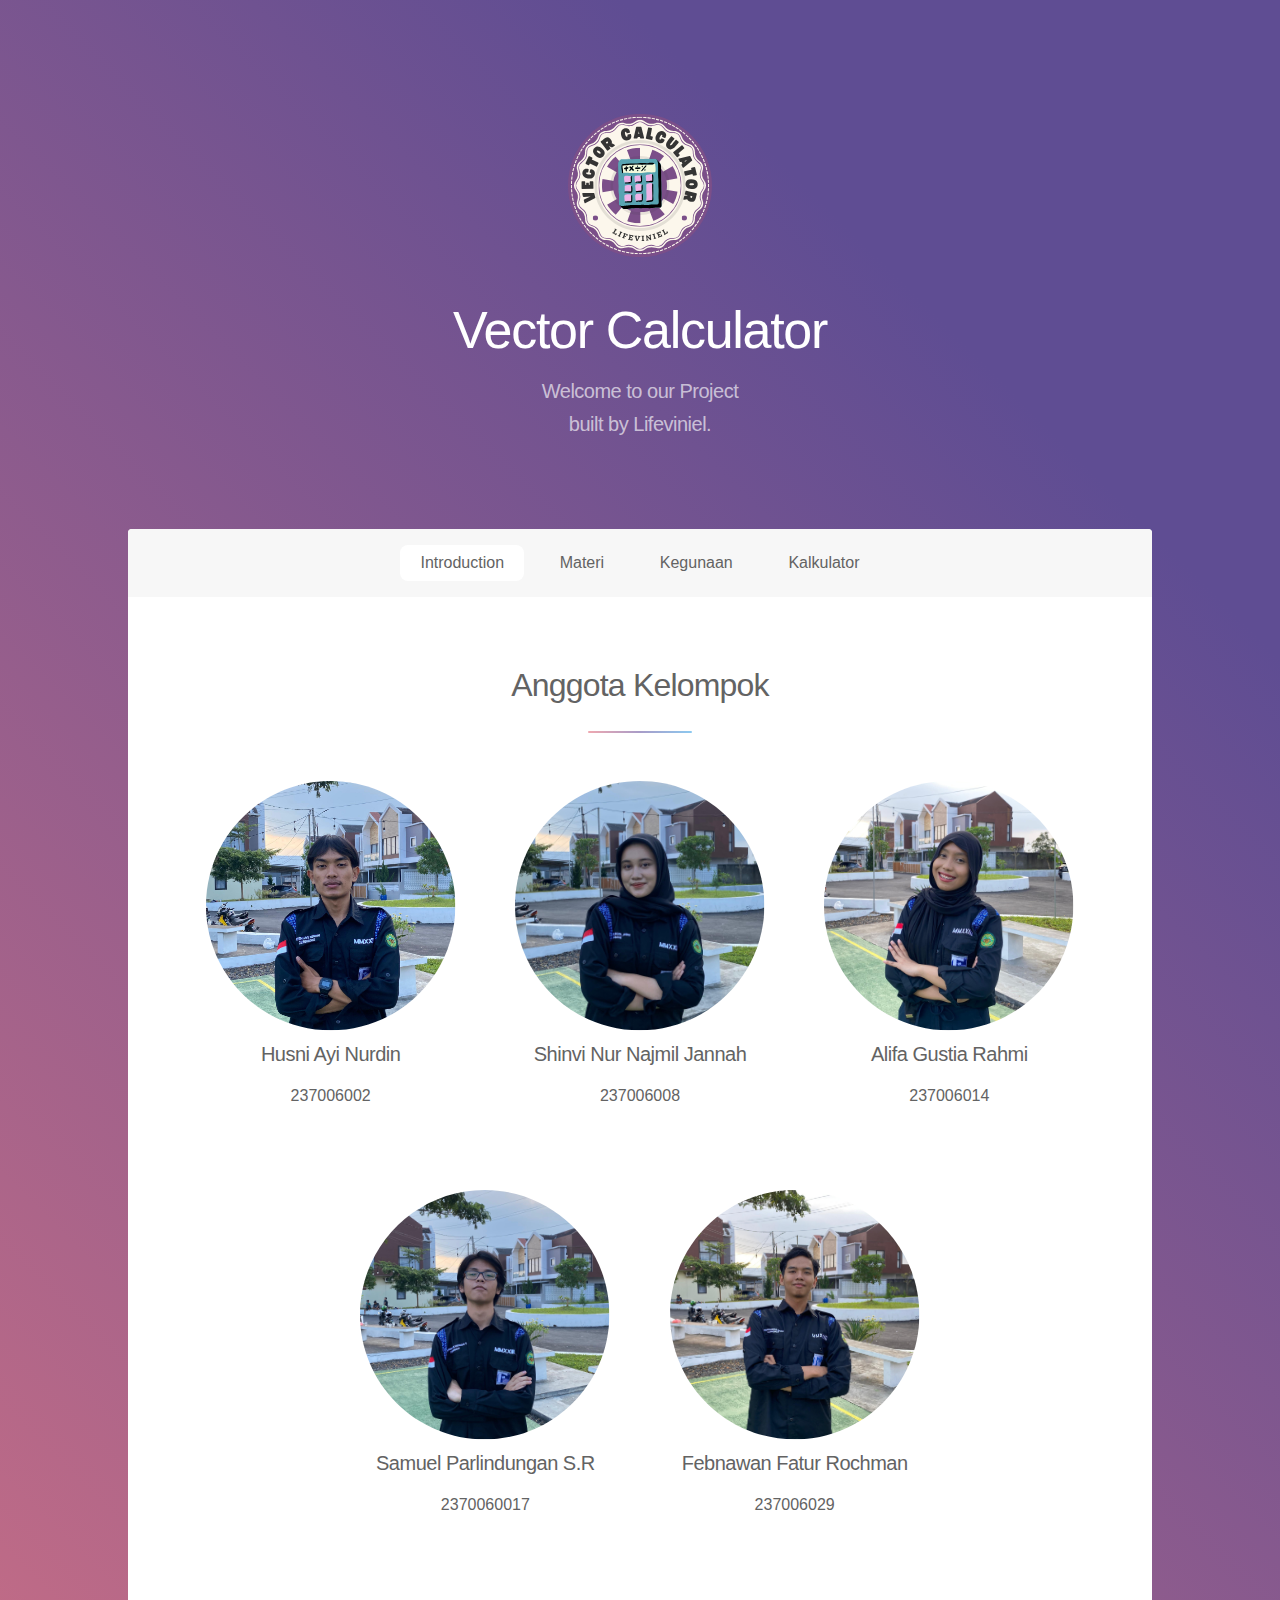
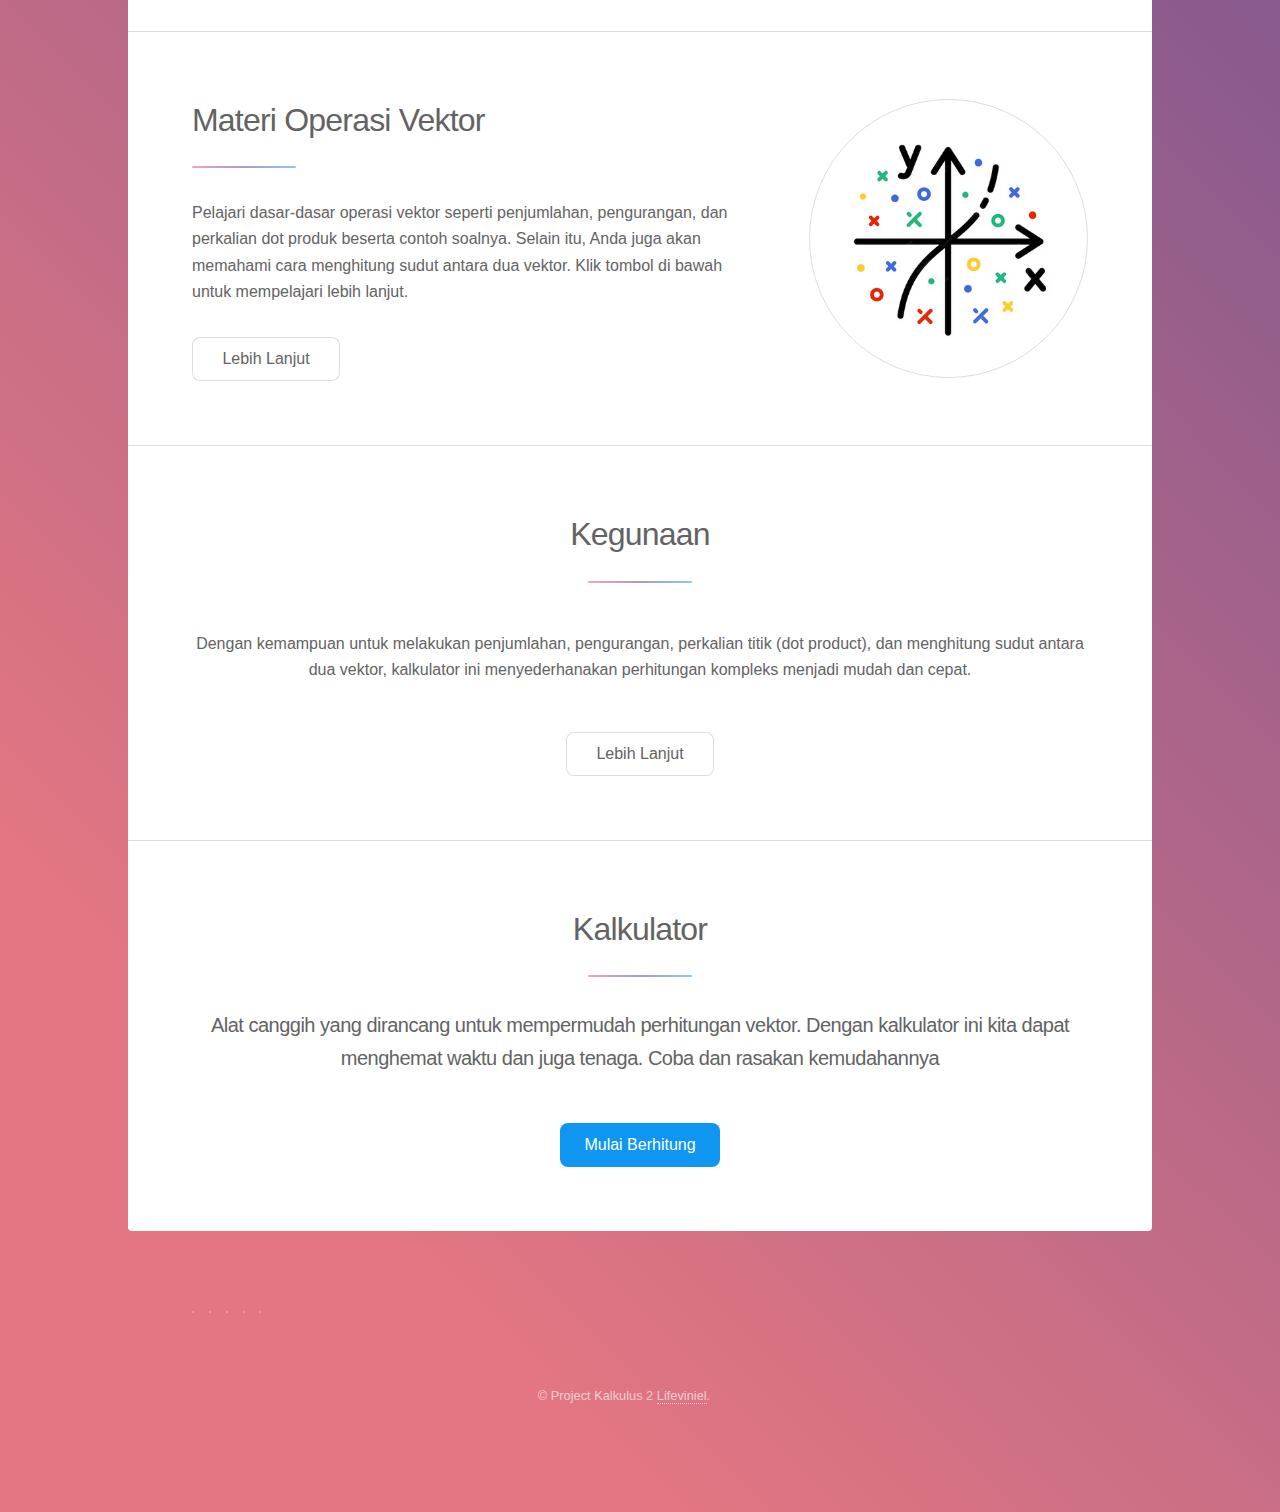
<file: index.html>
<!DOCTYPE HTML>

<html>
	<head>
		<title>Kalkulator Vektor</title>
		<meta charset="utf-8" />
		<meta name="viewport" content="width=device-width, initial-scale=1, user-scalable=no" />
		<link rel="stylesheet" href="assets/css/main.css" />
		<noscript><link rel="stylesheet" href="assets/css/noscript.css" /></noscript>
		<!-- googlefonts -->
		<link rel="preconnect" href="https://fonts.googleapis.com">
		<link rel="preconnect" href="https://fonts.gstatic.com" crossorigin>
		<link href="https://fonts.googleapis.com/css2?family=Quicksand:wght@300..700&display=swap" rel="stylesheet">

	</head>
	<body class="is-preload">

		<!-- Wrapper -->
			<div id="wrapper">

				<!-- Header -->
					<header id="header" class="alt">
						<span class="logo"><img src="images/logos.svg" alt="" /></span>
						<h1>Vector Calculator</h1>
						<p>Welcome to our Project<br />
						built by Lifeviniel.</p>
					</header>

				<!-- Nav -->
					<nav id="nav">
						<ul>
							<li><a href="#first" class="active">Introduction</a></li>
							<li><a href="#intro">Materi</a></li>
							<li><a href="#second">Kegunaan</a></li>
							<li><a href="#cta">Kalkulator</a></li>
						</ul>
					</nav>

				<!-- Main -->
					<div id="main">

						<!-- Perkenalan -->
							<section id="first" class="main special">
								<header class="major">
									<h2>Anggota Kelompok</h2>
								</header>
								<ul class="features">
									<li>
										<span class="image" class="foto_profil">
											<img src="images/husni.svg" alt="" />
											<h3>Husni Ayi Nurdin</h3>
											<p>237006002</p>
										</span>
									</li>
									<li>
										<span class="image" class="foto_profil">
											<img src="images/shinvi.svg" alt="" />
											<h3>Shinvi Nur Najmil Jannah</h3>
											<p>237006008</p>
										</span>
									</li>
									<li>
										<span class="image" class="foto_profil">
											<img src="images/alifa.svg" alt="" />
											<h3>Alifa Gustia Rahmi</h3>
											<p>237006014</p>
										</span>
									</li>
									<li>
										<span class="image" class="foto_profil">
											<img src="images/samuel.svg" alt="" />
											<h3>Samuel Parlindungan S.R</h3>
											<p>2370060017</p>
										</span>
									</li>
									<li>
										<span class="image" class="foto_profil">
											<img src="images/febnawan.svg" alt="" />
											<h3>Febnawan Fatur Rochman</h3>
											<p>237006029</p>
										</span>
									</li>
								</ul>
							</section>

						<!-- Materi-->
							<section id="intro" class="main">
								<div class="spotlight">
									<div class="content">
										<header class="major">
											<h2>Materi Operasi Vektor</h2>
										</header>
										<p>Pelajari dasar-dasar operasi vektor seperti penjumlahan, pengurangan, dan perkalian dot produk beserta contoh soalnya. Selain itu, Anda juga akan memahami cara menghitung sudut antara dua vektor. Klik tombol di bawah untuk mempelajari lebih lanjut.</p>
										<ul class="actions">
											<li><a href="materi.html#materi" class="button">Lebih Lanjut</a></li>
										</ul>
									</div>
									<span class="image"><img src="images/materi.svg" alt="" /></span>
								</div>
							</section>

							

						

						<!-- Kegunaan -->
							<section id="second" class="main special">
								<header class="major">
									<h2>Kegunaan</h2>
								</header>
								<p>Dengan kemampuan untuk melakukan penjumlahan, pengurangan, perkalian titik (dot product), dan menghitung sudut antara dua vektor, kalkulator ini menyederhanakan perhitungan kompleks menjadi mudah dan cepat.</p>
								<footer class="major">
									<ul class="actions special">
										<li><a href="kegunaan.html" class="button">Lebih Lanjut</a></li>
									</ul>
								</footer>
							</section>

						<!-- Kalkulator -->
							<section id="cta" class="main special">
								<header class="major">
									<h2>Kalkulator</h2>
									<p>Alat canggih yang dirancang untuk mempermudah perhitungan vektor. Dengan kalkulator ini kita dapat menghemat waktu dan juga tenaga. Coba dan rasakan kemudahannya </p>
								</header>
								<footer class="major">
									<ul class="actions special">
										<li><a href="kalkulator.html" class="button primary">Mulai Berhitung</a></li>
									</ul>
								</footer>
							</section>

					</div>

				<!-- Footer -->
					<footer id="footer">
						
							
							</dl>
							<ul class="icons">
								<li><a href="#" class="icon brands fa-twitter alt"><span class="label">Twitter</span></a></li>
								<li><a href="#" class="icon brands fa-facebook-f alt"><span class="label">Facebook</span></a></li>
								<li><a href="#" class="icon brands fa-instagram alt"><span class="label">Instagram</span></a></li>
								<li><a href="#" class="icon brands fa-github alt"><span class="label">GitHub</span></a></li>
								<li><a href="#" class="icon brands fa-dribbble alt"><span class="label">Dribbble</span></a></li>
							</ul>
						</section>
						<p class="copyright">&copy; Project Kalkulus 2 <a href="#">Lifeviniel</a>.</p>
					</footer>

			</div>

		<!-- Scripts -->
			<script src="assets/js/jquery.min.js"></script>
			<script src="assets/js/jquery.scrollex.min.js"></script>
			<script src="assets/js/jquery.scrolly.min.js"></script>
			<script src="assets/js/browser.min.js"></script>
			<script src="assets/js/breakpoints.min.js"></script>
			<script src="assets/js/util.js"></script>
			<script src="assets/js/main.js"></script>

	</body>
</html>
</file>
<file: assets/css/noscript.css>
/*
	Stellar by HTML5 UP
	html5up.net | @ajlkn
	Free for personal and commercial use under the CCA 3.0 license (html5up.net/license)
*/

/* Header */

	body.is-preload #header.alt > * {
		opacity: 1;
	}

	body.is-preload #header.alt .logo {
		-moz-transform: none;
		-webkit-transform: none;
		-ms-transform: none;
		transform: none;
	}
</file>
<file: assets/css/main.css>
/* @import url(fontawesome-all.min.css); */
/* @import 'https://fonts.googleapis.com/css?family=Source+Sans+Pro:300,400'; */

html, body, div, span, applet, object,
iframe, h1, h2, h3, h4, h5, h6, p, blockquote,
pre, a, abbr, acronym, address, big, cite,
code, del, dfn, em, img, ins, kbd, q, s, samp,
small, strike, strong, sub, sup, tt, var, b,
u, i, center, dl, dt, dd, ol, ul, li, fieldset,
form, label, legend, table, caption, tbody,
tfoot, thead, tr, th, td, article, aside,
canvas, details, embed, figure, figcaption,
footer, header, hgroup, menu, nav, output, ruby,
section, summary, time, mark, audio, video {
	margin: 0;
	padding: 0;
	border: 0;
	font-size: 100%;
	font: inherit;
	vertical-align: baseline;}

article, aside, details, figcaption, figure,
footer, header, hgroup, menu, nav, section {
	display: block;}

body {
	
	font-family: 'Quicksand', sans-serif;
}

nav a:hover {
	font-weight: bold;
}
body {
	line-height: 1;
}

ol, ul {
	list-style: none;
}

blockquote, q {
	quotes: none;
}

	blockquote:before, blockquote:after, q:before, q:after {
		content: '';
		content: none;
	}

table {
	border-collapse: collapse;
	border-spacing: 0;
}

body {
	-webkit-text-size-adjust: none;
}

mark {
	background-color: transparent;
	color: inherit;
}

input::-moz-focus-inner {
	border: 0;
	padding: 0;
}

input, select, textarea {
	-moz-appearance: none;
	-webkit-appearance: none;
	-ms-appearance: none;
	appearance: none;
}

/* Basic */

	@-ms-viewport {
		width: device-width;
	}

	body {
		-ms-overflow-style: scrollbar;
	}

	@media screen and (max-width: 480px) {

		html, body {
			min-width: 320px;
		}

	}

	html {
		box-sizing: border-box;
	}

	*, *:before, *:after {
		box-sizing: inherit;
	}

	body {
		background-color: #0f040e;
		background-image: url("images/overlay.png"), -moz-linear-gradient(45deg, #e37682 15%, #5f4d93 85%);
		background-image: url("images/overlay.png"), -webkit-linear-gradient(45deg, #e37682 15%, #5f4d93 85%);
		background-image: url("images/overlay.png"), -ms-linear-gradient(45deg, #e37682 15%, #5f4d93 85%);
		background-image: url("images/overlay.png"), linear-gradient(45deg, #e37682 15%, #5f4d93 85%);
	}

		body.is-preload *, body.is-preload *:before, body.is-preload *:after {
			-moz-animation: none !important;
			-webkit-animation: none !important;
			-ms-animation: none !important;
			animation: none !important;
			-moz-transition: none !important;
			-webkit-transition: none !important;
			-ms-transition: none !important;
			transition: none !important;
		}

/* Type */

	body {
		background-color: #935d8c;
		color: rgba(255, 255, 255, 0.65);
	}

	body, input, select, textarea {
		font-family: "Source Sans Pro", Helvetica, sans-serif;
		font-size: 17pt;
		font-weight: 300;
		line-height: 1.65;
	}

		@media screen and (max-width: 1680px) {

			body, input, select, textarea {
				font-size: 14pt;
			}

		}

		@media screen and (max-width: 1280px) {

			body, input, select, textarea {
				font-size: 12pt;
			}

		}

		@media screen and (max-width: 360px) {

			body, input, select, textarea {
				font-size: 11pt;
			}

		}

	a {
		-moz-transition: color 0.2s ease, border-bottom 0.2s ease;
		-webkit-transition: color 0.2s ease, border-bottom 0.2s ease;
		-ms-transition: color 0.2s ease, border-bottom 0.2s ease;
		transition: color 0.2s ease, border-bottom 0.2s ease;
		text-decoration: none;
		border-bottom: dotted 1px;
		color: inherit;
	}

		a:hover {
			border-bottom-color: transparenred;
		}

	strong, b {
		font-weight: 400;
	}

	em, i {
		font-style: italic;
	}

	p {
		margin: 0 0 2em 0;
	}

		p.content {
			-moz-columns: 20em 2;
			-webkit-columns: 20em 2;
			-ms-columns: 20em 2;
			columns: 20em 2;
			-moz-column-gap: 2em;
			-webkit-column-gap: 2em;
			-ms-column-gap: 2em;
			column-gap: 2em;
			text-align: justify;
		}

	h1, h2, h3, h4, h5, h6 {
		font-weight: 300;
		line-height: 1.5;
		margin: 0 0 0.7em 0;
		letter-spacing: -0.025em;
	}

		h1 a, h2 a, h3 a, h4 a, h5 a, h6 a {
			color: inherit;
			text-decoration: none;
		}

	h1 {
		font-size: 2.5em;
		line-height: 1.2;
	}

	h2 {
		font-size: 1.5em;
	}

	h3 {
		font-size: 1.25em;
	}

	h4 {
		font-size: 1.1em;
	}

	h5 {
		font-size: 0.9em;
	}

	h6 {
		font-size: 0.7em;
	}

	@media screen and (max-width: 736px) {

		h1 {
			font-size: 2em;
		}

	}

	sub {
		font-size: 0.8em;
		position: relative;
		top: 0.5em;
	}

	sup {
		font-size: 0.8em;
		position: relative;
		top: -0.5em;
	}

	blockquote {
		border-left: solid 4px;
		font-style: italic;
		margin: 0 0 2em 0;
		padding: 0.5em 0 0.5em 2em;
	}

	code {
		border-radius: 8px;
		border: solid 1px;
		font-family: "Courier New", monospace;
		font-size: 0.9em;
		margin: 0 0.25em;
		padding: 0.25em 0.65em;
	}

	pre {
		-webkit-overflow-scrolling: touch;
		font-family: "Courier New", monospace;
		font-size: 0.9em;
		margin: 0 0 2em 0;
	}

		pre code {
			display: block;
			line-height: 1.75;
			padding: 1em 1.5em;
			overflow-x: auto;
		}

	hr {
		border: 0;
		border-bottom: solid 1px;
		margin: 2em 0;
	}

		hr.major {
			margin: 3em 0;
		}

	.align-left {
		text-align: left;
	}

	.align-center {
		text-align: center;
	}

	.align-right {
		text-align: right;
	}

	input, select, textarea {
		color: #ffffff;
	}

	a:hover {
		color: #ffffff;
	}

	strong, b {
		color: #ffffff;
	}

	h1, h2, h3, h4, h5, h6 {
		color: #ffffff;
	}

	blockquote {
		border-left-color: rgba(255, 255, 255, 0.35);
	}

	code {
		background: rgba(255, 255, 255, 0.075);
		border-color: rgba(255, 255, 255, 0.35);
	}

	hr {
		border-bottom-color: rgba(255, 255, 255, 0.35);
	}

/* Row */

	.row {
		display: flex;
		flex-wrap: wrap;
		box-sizing: border-box;
		align-items: stretch;
	}

		.row > * {
			box-sizing: border-box;
		}

		.row.gtr-uniform > * > :last-child {
			margin-bottom: 0;
		}

		.row.aln-left {
			justify-content: flex-start;
		}

		.row.aln-center {
			justify-content: center;
		}

		.row.aln-right {
			justify-content: flex-end;
		}

		.row.aln-top {
			align-items: flex-start;
		}

		.row.aln-middle {
			align-items: center;
		}

		.row.aln-bottom {
			align-items: flex-end;
		}

		.row > .imp {
			order: -1;
		}

		.row > .col-1 {
			width: 8.33333%;
		}

		.row > .off-1 {
			margin-left: 8.33333%;
		}

		.row > .col-2 {
			width: 16.66667%;
		}

		.row > .off-2 {
			margin-left: 16.66667%;
		}

		.row > .col-3 {
			width: 25%;
		}

		.row > .off-3 {
			margin-left: 25%;
		}

		.row > .col-4 {
			width: 33.33333%;
		}

		.row > .off-4 {
			margin-left: 33.33333%;
		}

		.row > .col-5 {
			width: 41.66667%;
		}

		.row > .off-5 {
			margin-left: 41.66667%;
		}

		.row > .col-6 {
			width: 50%;
		}

		.row > .off-6 {
			margin-left: 50%;
		}

		.row > .col-7 {
			width: 58.33333%;
		}

		.row > .off-7 {
			margin-left: 58.33333%;
		}

		.row > .col-8 {
			width: 66.66667%;
		}

		.row > .off-8 {
			margin-left: 66.66667%;
		}

		.row > .col-9 {
			width: 75%;
		}

		.row > .off-9 {
			margin-left: 75%;
		}

		.row > .col-10 {
			width: 83.33333%;
		}

		.row > .off-10 {
			margin-left: 83.33333%;
		}

		.row > .col-11 {
			width: 91.66667%;
		}

		.row > .off-11 {
			margin-left: 91.66667%;
		}

		.row > .col-12 {
			width: 100%;
		}

		.row > .off-12 {
			margin-left: 100%;
		}

		.row.gtr-0 {
			margin-top: 0;
			margin-left: 0em;
		}

			.row.gtr-0 > * {
				padding: 0 0 0 0em;
			}

			.row.gtr-0.gtr-uniform {
				margin-top: 0em;
			}

				.row.gtr-0.gtr-uniform > * {
					padding-top: 0em;
				}

		.row.gtr-25 {
			margin-top: 0;
			margin-left: -0.375em;
		}

			.row.gtr-25 > * {
				padding: 0 0 0 0.375em;
			}

			.row.gtr-25.gtr-uniform {
				margin-top: -0.375em;
			}

				.row.gtr-25.gtr-uniform > * {
					padding-top: 0.375em;
				}

		.row.gtr-50 {
			margin-top: 0;
			margin-left: -0.75em;
		}

			.row.gtr-50 > * {
				padding: 0 0 0 0.75em;
			}

			.row.gtr-50.gtr-uniform {
				margin-top: -0.75em;
			}

				.row.gtr-50.gtr-uniform > * {
					padding-top: 0.75em;
				}

		.row {
			margin-top: 0;
			margin-left: -1.5em;
		}

			.row > * {
				padding: 0 0 0 1.5em;
			}

			.row.gtr-uniform {
				margin-top: -1.5em;
			}

				.row.gtr-uniform > * {
					padding-top: 1.5em;
				}

		.row.gtr-150 {
			margin-top: 0;
			margin-left: -2.25em;
		}

			.row.gtr-150 > * {
				padding: 0 0 0 2.25em;
			}

			.row.gtr-150.gtr-uniform {
				margin-top: -2.25em;
			}

				.row.gtr-150.gtr-uniform > * {
					padding-top: 2.25em;
				}

		.row.gtr-200 {
			margin-top: 0;
			margin-left: -3em;
		}

			.row.gtr-200 > * {
				padding: 0 0 0 3em;
			}

			.row.gtr-200.gtr-uniform {
				margin-top: -3em;
			}

				.row.gtr-200.gtr-uniform > * {
					padding-top: 3em;
				}

		@media screen and (max-width: 1680px) {

			.row {
				display: flex;
				flex-wrap: wrap;
				box-sizing: border-box;
				align-items: stretch;
			}

				.row > * {
					box-sizing: border-box;
				}

				.row.gtr-uniform > * > :last-child {
					margin-bottom: 0;
				}

				.row.aln-left {
					justify-content: flex-start;
				}

				.row.aln-center {
					justify-content: center;
				}

				.row.aln-right {
					justify-content: flex-end;
				}

				.row.aln-top {
					align-items: flex-start;
				}

				.row.aln-middle {
					align-items: center;
				}

				.row.aln-bottom {
					align-items: flex-end;
				}

				.row > .imp-xlarge {
					order: -1;
				}

				.row > .col-1-xlarge {
					width: 8.33333%;
				}

				.row > .off-1-xlarge {
					margin-left: 8.33333%;
				}

				.row > .col-2-xlarge {
					width: 16.66667%;
				}

				.row > .off-2-xlarge {
					margin-left: 16.66667%;
				}

				.row > .col-3-xlarge {
					width: 25%;
				}

				.row > .off-3-xlarge {
					margin-left: 25%;
				}

				.row > .col-4-xlarge {
					width: 33.33333%;
				}

				.row > .off-4-xlarge {
					margin-left: 33.33333%;
				}

				.row > .col-5-xlarge {
					width: 41.66667%;
				}

				.row > .off-5-xlarge {
					margin-left: 41.66667%;
				}

				.row > .col-6-xlarge {
					width: 50%;
				}

				.row > .off-6-xlarge {
					margin-left: 50%;
				}

				.row > .col-7-xlarge {
					width: 58.33333%;
				}

				.row > .off-7-xlarge {
					margin-left: 58.33333%;
				}

				.row > .col-8-xlarge {
					width: 66.66667%;
				}

				.row > .off-8-xlarge {
					margin-left: 66.66667%;
				}

				.row > .col-9-xlarge {
					width: 75%;
				}

				.row > .off-9-xlarge {
					margin-left: 75%;
				}

				.row > .col-10-xlarge {
					width: 83.33333%;
				}

				.row > .off-10-xlarge {
					margin-left: 83.33333%;
				}

				.row > .col-11-xlarge {
					width: 91.66667%;
				}

				.row > .off-11-xlarge {
					margin-left: 91.66667%;
				}

				.row > .col-12-xlarge {
					width: 100%;
				}

				.row > .off-12-xlarge {
					margin-left: 100%;
				}

				.row.gtr-0 {
					margin-top: 0;
					margin-left: 0em;
				}

					.row.gtr-0 > * {
						padding: 0 0 0 0em;
					}

					.row.gtr-0.gtr-uniform {
						margin-top: 0em;
					}

						.row.gtr-0.gtr-uniform > * {
							padding-top: 0em;
						}

				.row.gtr-25 {
					margin-top: 0;
					margin-left: -0.375em;
				}

					.row.gtr-25 > * {
						padding: 0 0 0 0.375em;
					}

					.row.gtr-25.gtr-uniform {
						margin-top: -0.375em;
					}

						.row.gtr-25.gtr-uniform > * {
							padding-top: 0.375em;
						}

				.row.gtr-50 {
					margin-top: 0;
					margin-left: -0.75em;
				}

					.row.gtr-50 > * {
						padding: 0 0 0 0.75em;
					}

					.row.gtr-50.gtr-uniform {
						margin-top: -0.75em;
					}

						.row.gtr-50.gtr-uniform > * {
							padding-top: 0.75em;
						}

				.row {
					margin-top: 0;
					margin-left: -1.5em;
				}

					.row > * {
						padding: 0 0 0 1.5em;
					}

					.row.gtr-uniform {
						margin-top: -1.5em;
					}

						.row.gtr-uniform > * {
							padding-top: 1.5em;
						}

				.row.gtr-150 {
					margin-top: 0;
					margin-left: -2.25em;
				}

					.row.gtr-150 > * {
						padding: 0 0 0 2.25em;
					}

					.row.gtr-150.gtr-uniform {
						margin-top: -2.25em;
					}

						.row.gtr-150.gtr-uniform > * {
							padding-top: 2.25em;
						}

				.row.gtr-200 {
					margin-top: 0;
					margin-left: -3em;
				}

					.row.gtr-200 > * {
						padding: 0 0 0 3em;
					}

					.row.gtr-200.gtr-uniform {
						margin-top: -3em;
					}

						.row.gtr-200.gtr-uniform > * {
							padding-top: 3em;
						}

		}

		@media screen and (max-width: 1280px) {

			.row {
				display: flex;
				flex-wrap: wrap;
				box-sizing: border-box;
				align-items: stretch;
			}

				.row > * {
					box-sizing: border-box;
				}

				.row.gtr-uniform > * > :last-child {
					margin-bottom: 0;
				}

				.row.aln-left {
					justify-content: flex-start;
				}

				.row.aln-center {
					justify-content: center;
				}

				.row.aln-right {
					justify-content: flex-end;
				}

				.row.aln-top {
					align-items: flex-start;
				}

				.row.aln-middle {
					align-items: center;
				}

				.row.aln-bottom {
					align-items: flex-end;
				}

				.row > .imp-large {
					order: -1;
				}

				.row > .col-1-large {
					width: 8.33333%;
				}

				.row > .off-1-large {
					margin-left: 8.33333%;
				}

				.row > .col-2-large {
					width: 16.66667%;
				}

				.row > .off-2-large {
					margin-left: 16.66667%;
				}

				.row > .col-3-large {
					width: 25%;
				}

				.row > .off-3-large {
					margin-left: 25%;
				}

				.row > .col-4-large {
					width: 33.33333%;
				}

				.row > .off-4-large {
					margin-left: 33.33333%;
				}

				.row > .col-5-large {
					width: 41.66667%;
				}

				.row > .off-5-large {
					margin-left: 41.66667%;
				}

				.row > .col-6-large {
					width: 50%;
				}

				.row > .off-6-large {
					margin-left: 50%;
				}

				.row > .col-7-large {
					width: 58.33333%;
				}

				.row > .off-7-large {
					margin-left: 58.33333%;
				}

				.row > .col-8-large {
					width: 66.66667%;
				}

				.row > .off-8-large {
					margin-left: 66.66667%;
				}

				.row > .col-9-large {
					width: 75%;
				}

				.row > .off-9-large {
					margin-left: 75%;
				}

				.row > .col-10-large {
					width: 83.33333%;
				}

				.row > .off-10-large {
					margin-left: 83.33333%;
				}

				.row > .col-11-large {
					width: 91.66667%;
				}

				.row > .off-11-large {
					margin-left: 91.66667%;
				}

				.row > .col-12-large {
					width: 100%;
				}

				.row > .off-12-large {
					margin-left: 100%;
				}

				.row.gtr-0 {
					margin-top: 0;
					margin-left: 0em;
				}

					.row.gtr-0 > * {
						padding: 0 0 0 0em;
					}

					.row.gtr-0.gtr-uniform {
						margin-top: 0em;
					}

						.row.gtr-0.gtr-uniform > * {
							padding-top: 0em;
						}

				.row.gtr-25 {
					margin-top: 0;
					margin-left: -0.375em;
				}

					.row.gtr-25 > * {
						padding: 0 0 0 0.375em;
					}

					.row.gtr-25.gtr-uniform {
						margin-top: -0.375em;
					}

						.row.gtr-25.gtr-uniform > * {
							padding-top: 0.375em;
						}

				.row.gtr-50 {
					margin-top: 0;
					margin-left: -0.75em;
				}

					.row.gtr-50 > * {
						padding: 0 0 0 0.75em;
					}

					.row.gtr-50.gtr-uniform {
						margin-top: -0.75em;
					}

						.row.gtr-50.gtr-uniform > * {
							padding-top: 0.75em;
						}

				.row {
					margin-top: 0;
					margin-left: -1.5em;
				}

					.row > * {
						padding: 0 0 0 1.5em;
					}

					.row.gtr-uniform {
						margin-top: -1.5em;
					}

						.row.gtr-uniform > * {
							padding-top: 1.5em;
						}

				.row.gtr-150 {
					margin-top: 0;
					margin-left: -2.25em;
				}

					.row.gtr-150 > * {
						padding: 0 0 0 2.25em;
					}

					.row.gtr-150.gtr-uniform {
						margin-top: -2.25em;
					}

						.row.gtr-150.gtr-uniform > * {
							padding-top: 2.25em;
						}

				.row.gtr-200 {
					margin-top: 0;
					margin-left: -3em;
				}

					.row.gtr-200 > * {
						padding: 0 0 0 3em;
					}

					.row.gtr-200.gtr-uniform {
						margin-top: -3em;
					}

						.row.gtr-200.gtr-uniform > * {
							padding-top: 3em;
						}

		}

		@media screen and (max-width: 980px) {

			.row {
				display: flex;
				flex-wrap: wrap;
				box-sizing: border-box;
				align-items: stretch;
			}

				.row > * {
					box-sizing: border-box;
				}

				.row.gtr-uniform > * > :last-child {
					margin-bottom: 0;
				}

				.row.aln-left {
					justify-content: flex-start;
				}

				.row.aln-center {
					justify-content: center;
				}

				.row.aln-right {
					justify-content: flex-end;
				}

				.row.aln-top {
					align-items: flex-start;
				}

				.row.aln-middle {
					align-items: center;
				}

				.row.aln-bottom {
					align-items: flex-end;
				}

				.row > .imp-medium {
					order: -1;
				}

				.row > .col-1-medium {
					width: 8.33333%;
				}

				.row > .off-1-medium {
					margin-left: 8.33333%;
				}

				.row > .col-2-medium {
					width: 16.66667%;
				}

				.row > .off-2-medium {
					margin-left: 16.66667%;
				}

				.row > .col-3-medium {
					width: 25%;
				}

				.row > .off-3-medium {
					margin-left: 25%;
				}

				.row > .col-4-medium {
					width: 33.33333%;
				}

				.row > .off-4-medium {
					margin-left: 33.33333%;
				}

				.row > .col-5-medium {
					width: 41.66667%;
				}

				.row > .off-5-medium {
					margin-left: 41.66667%;
				}

				.row > .col-6-medium {
					width: 50%;
				}

				.row > .off-6-medium {
					margin-left: 50%;
				}

				.row > .col-7-medium {
					width: 58.33333%;
				}

				.row > .off-7-medium {
					margin-left: 58.33333%;
				}

				.row > .col-8-medium {
					width: 66.66667%;
				}

				.row > .off-8-medium {
					margin-left: 66.66667%;
				}

				.row > .col-9-medium {
					width: 75%;
				}

				.row > .off-9-medium {
					margin-left: 75%;
				}

				.row > .col-10-medium {
					width: 83.33333%;
				}

				.row > .off-10-medium {
					margin-left: 83.33333%;
				}

				.row > .col-11-medium {
					width: 91.66667%;
				}

				.row > .off-11-medium {
					margin-left: 91.66667%;
				}

				.row > .col-12-medium {
					width: 100%;
				}

				.row > .off-12-medium {
					margin-left: 100%;
				}

				.row.gtr-0 {
					margin-top: 0;
					margin-left: 0em;
				}

					.row.gtr-0 > * {
						padding: 0 0 0 0em;
					}

					.row.gtr-0.gtr-uniform {
						margin-top: 0em;
					}

						.row.gtr-0.gtr-uniform > * {
							padding-top: 0em;
						}

				.row.gtr-25 {
					margin-top: 0;
					margin-left: -0.375em;
				}

					.row.gtr-25 > * {
						padding: 0 0 0 0.375em;
					}

					.row.gtr-25.gtr-uniform {
						margin-top: -0.375em;
					}

						.row.gtr-25.gtr-uniform > * {
							padding-top: 0.375em;
						}

				.row.gtr-50 {
					margin-top: 0;
					margin-left: -0.75em;
				}

					.row.gtr-50 > * {
						padding: 0 0 0 0.75em;
					}

					.row.gtr-50.gtr-uniform {
						margin-top: -0.75em;
					}

						.row.gtr-50.gtr-uniform > * {
							padding-top: 0.75em;
						}

				.row {
					margin-top: 0;
					margin-left: -1.5em;
				}

					.row > * {
						padding: 0 0 0 1.5em;
					}

					.row.gtr-uniform {
						margin-top: -1.5em;
					}

						.row.gtr-uniform > * {
							padding-top: 1.5em;
						}

				.row.gtr-150 {
					margin-top: 0;
					margin-left: -2.25em;
				}

					.row.gtr-150 > * {
						padding: 0 0 0 2.25em;
					}

					.row.gtr-150.gtr-uniform {
						margin-top: -2.25em;
					}

						.row.gtr-150.gtr-uniform > * {
							padding-top: 2.25em;
						}

				.row.gtr-200 {
					margin-top: 0;
					margin-left: -3em;
				}

					.row.gtr-200 > * {
						padding: 0 0 0 3em;
					}

					.row.gtr-200.gtr-uniform {
						margin-top: -3em;
					}

						.row.gtr-200.gtr-uniform > * {
							padding-top: 3em;
						}

		}

		@media screen and (max-width: 736px) {

			.row {
				display: flex;
				flex-wrap: wrap;
				box-sizing: border-box;
				align-items: stretch;
			}

				.row > * {
					box-sizing: border-box;
				}

				.row.gtr-uniform > * > :last-child {
					margin-bottom: 0;
				}

				.row.aln-left {
					justify-content: flex-start;
				}

				.row.aln-center {
					justify-content: center;
				}

				.row.aln-right {
					justify-content: flex-end;
				}

				.row.aln-top {
					align-items: flex-start;
				}

				.row.aln-middle {
					align-items: center;
				}

				.row.aln-bottom {
					align-items: flex-end;
				}

				.row > .imp-small {
					order: -1;
				}

				.row > .col-1-small {
					width: 8.33333%;
				}

				.row > .off-1-small {
					margin-left: 8.33333%;
				}

				.row > .col-2-small {
					width: 16.66667%;
				}

				.row > .off-2-small {
					margin-left: 16.66667%;
				}

				.row > .col-3-small {
					width: 25%;
				}

				.row > .off-3-small {
					margin-left: 25%;
				}

				.row > .col-4-small {
					width: 33.33333%;
				}

				.row > .off-4-small {
					margin-left: 33.33333%;
				}

				.row > .col-5-small {
					width: 41.66667%;
				}

				.row > .off-5-small {
					margin-left: 41.66667%;
				}

				.row > .col-6-small {
					width: 50%;
				}

				.row > .off-6-small {
					margin-left: 50%;
				}

				.row > .col-7-small {
					width: 58.33333%;
				}

				.row > .off-7-small {
					margin-left: 58.33333%;
				}

				.row > .col-8-small {
					width: 66.66667%;
				}

				.row > .off-8-small {
					margin-left: 66.66667%;
				}

				.row > .col-9-small {
					width: 75%;
				}

				.row > .off-9-small {
					margin-left: 75%;
				}

				.row > .col-10-small {
					width: 83.33333%;
				}

				.row > .off-10-small {
					margin-left: 83.33333%;
				}

				.row > .col-11-small {
					width: 91.66667%;
				}

				.row > .off-11-small {
					margin-left: 91.66667%;
				}

				.row > .col-12-small {
					width: 100%;
				}

				.row > .off-12-small {
					margin-left: 100%;
				}

				.row.gtr-0 {
					margin-top: 0;
					margin-left: 0em;
				}

					.row.gtr-0 > * {
						padding: 0 0 0 0em;
					}

					.row.gtr-0.gtr-uniform {
						margin-top: 0em;
					}

						.row.gtr-0.gtr-uniform > * {
							padding-top: 0em;
						}

				.row.gtr-25 {
					margin-top: 0;
					margin-left: -0.25em;
				}

					.row.gtr-25 > * {
						padding: 0 0 0 0.25em;
					}

					.row.gtr-25.gtr-uniform {
						margin-top: -0.25em;
					}

						.row.gtr-25.gtr-uniform > * {
							padding-top: 0.25em;
						}

				.row.gtr-50 {
					margin-top: 0;
					margin-left: -0.5em;
				}

					.row.gtr-50 > * {
						padding: 0 0 0 0.5em;
					}

					.row.gtr-50.gtr-uniform {
						margin-top: -0.5em;
					}

						.row.gtr-50.gtr-uniform > * {
							padding-top: 0.5em;
						}

				.row {
					margin-top: 0;
					margin-left: -1em;
				}

					.row > * {
						padding: 0 0 0 1em;
					}

					.row.gtr-uniform {
						margin-top: -1em;
					}

						.row.gtr-uniform > * {
							padding-top: 1em;
						}

				.row.gtr-150 {
					margin-top: 0;
					margin-left: -1.5em;
				}

					.row.gtr-150 > * {
						padding: 0 0 0 1.5em;
					}

					.row.gtr-150.gtr-uniform {
						margin-top: -1.5em;
					}

						.row.gtr-150.gtr-uniform > * {
							padding-top: 1.5em;
						}

				.row.gtr-200 {
					margin-top: 0;
					margin-left: -2em;
				}

					.row.gtr-200 > * {
						padding: 0 0 0 2em;
					}

					.row.gtr-200.gtr-uniform {
						margin-top: -2em;
					}

						.row.gtr-200.gtr-uniform > * {
							padding-top: 2em;
						}

		}

		@media screen and (max-width: 480px) {

			.row {
				display: flex;
				flex-wrap: wrap;
				box-sizing: border-box;
				align-items: stretch;
			}

				.row > * {
					box-sizing: border-box;
				}

				.row.gtr-uniform > * > :last-child {
					margin-bottom: 0;
				}

				.row.aln-left {
					justify-content: flex-start;
				}

				.row.aln-center {
					justify-content: center;
				}

				.row.aln-right {
					justify-content: flex-end;
				}

				.row.aln-top {
					align-items: flex-start;
				}

				.row.aln-middle {
					align-items: center;
				}

				.row.aln-bottom {
					align-items: flex-end;
				}

				.row > .imp-xsmall {
					order: -1;
				}

				.row > .col-1-xsmall {
					width: 8.33333%;
				}

				.row > .off-1-xsmall {
					margin-left: 8.33333%;
				}

				.row > .col-2-xsmall {
					width: 16.66667%;
				}

				.row > .off-2-xsmall {
					margin-left: 16.66667%;
				}

				.row > .col-3-xsmall {
					width: 25%;
				}

				.row > .off-3-xsmall {
					margin-left: 25%;
				}

				.row > .col-4-xsmall {
					width: 33.33333%;
				}

				.row > .off-4-xsmall {
					margin-left: 33.33333%;
				}

				.row > .col-5-xsmall {
					width: 41.66667%;
				}

				.row > .off-5-xsmall {
					margin-left: 41.66667%;
				}

				.row > .col-6-xsmall {
					width: 50%;
				}

				.row > .off-6-xsmall {
					margin-left: 50%;
				}

				.row > .col-7-xsmall {
					width: 58.33333%;
				}

				.row > .off-7-xsmall {
					margin-left: 58.33333%;
				}

				.row > .col-8-xsmall {
					width: 66.66667%;
				}

				.row > .off-8-xsmall {
					margin-left: 66.66667%;
				}

				.row > .col-9-xsmall {
					width: 75%;
				}

				.row > .off-9-xsmall {
					margin-left: 75%;
				}

				.row > .col-10-xsmall {
					width: 83.33333%;
				}

				.row > .off-10-xsmall {
					margin-left: 83.33333%;
				}

				.row > .col-11-xsmall {
					width: 91.66667%;
				}

				.row > .off-11-xsmall {
					margin-left: 91.66667%;
				}

				.row > .col-12-xsmall {
					width: 100%;
				}

				.row > .off-12-xsmall {
					margin-left: 100%;
				}

				.row.gtr-0 {
					margin-top: 0;
					margin-left: 0em;
				}

					.row.gtr-0 > * {
						padding: 0 0 0 0em;
					}

					.row.gtr-0.gtr-uniform {
						margin-top: 0em;
					}

						.row.gtr-0.gtr-uniform > * {
							padding-top: 0em;
						}

				.row.gtr-25 {
					margin-top: 0;
					margin-left: -0.3125em;
				}

					.row.gtr-25 > * {
						padding: 0 0 0 0.3125em;
					}

					.row.gtr-25.gtr-uniform {
						margin-top: -0.3125em;
					}

						.row.gtr-25.gtr-uniform > * {
							padding-top: 0.3125em;
						}

				.row.gtr-50 {
					margin-top: 0;
					margin-left: -0.625em;
				}

					.row.gtr-50 > * {
						padding: 0 0 0 0.625em;
					}

					.row.gtr-50.gtr-uniform {
						margin-top: -0.625em;
					}

						.row.gtr-50.gtr-uniform > * {
							padding-top: 0.625em;
						}

				.row {
					margin-top: 0;
					margin-left: -1.25em;
				}

					.row > * {
						padding: 0 0 0 1.25em;
					}

					.row.gtr-uniform {
						margin-top: -1.25em;
					}

						.row.gtr-uniform > * {
							padding-top: 1.25em;
						}

				.row.gtr-150 {
					margin-top: 0;
					margin-left: -1.875em;
				}

					.row.gtr-150 > * {
						padding: 0 0 0 1.875em;
					}

					.row.gtr-150.gtr-uniform {
						margin-top: -1.875em;
					}

						.row.gtr-150.gtr-uniform > * {
							padding-top: 1.875em;
						}

				.row.gtr-200 {
					margin-top: 0;
					margin-left: -2.5em;
				}

					.row.gtr-200 > * {
						padding: 0 0 0 2.5em;
					}

					.row.gtr-200.gtr-uniform {
						margin-top: -2.5em;
					}

						.row.gtr-200.gtr-uniform > * {
							padding-top: 2.5em;
						}

		}

/* Box */

	.box {
		border-radius: 8px;
		border: solid;
		margin-bottom: 2em;
		padding: 1.5em;
	}

		.box > :last-child,
		.box > :last-child > :last-child,
		.box > :last-child > :last-child > :last-child {
			margin-bottom: 0;
		}

		.box.alt {
			border: 0;
			border-radius: 0;
			padding: 0;
		}

	.box {
		border-color: rgba(255, 255, 255, 0.35);
	}

/* Button */

	input[type="submit"],
	input[type="reset"],
	input[type="button"],
	button,
	.button {
		-moz-appearance: none;
		-webkit-appearance: none;
		-ms-appearance: none;
		appearance: none;
		-moz-transition: background-color 0.2s ease-in-out, color 0.2s ease-in-out;
		-webkit-transition: background-color 0.2s ease-in-out, color 0.2s ease-in-out;
		-ms-transition: background-color 0.2s ease-in-out, color 0.2s ease-in-out;
		transition: background-color 0.2s ease-in-out, color 0.2s ease-in-out;
		border-radius: 8px;
		border: 0;
		cursor: pointer;
		display: inline-block;
		font-weight: 300;
		height: 2.75em;
		line-height: 2.75em;
		min-width: 9.25em;
		padding: 0 1.5em;
		text-align: center;
		text-decoration: none;
		white-space: nowrap;
	}

		input[type="submit"].icon,
		input[type="reset"].icon,
		input[type="button"].icon,
		button.icon,
		.button.icon {
			padding-left: 1.35em;
		}

			input[type="submit"].icon:before,
			input[type="reset"].icon:before,
			input[type="button"].icon:before,
			button.icon:before,
			.button.icon:before {
				margin-right: 0.5em;
			}

		input[type="submit"].fit,
		input[type="reset"].fit,
		input[type="button"].fit,
		button.fit,
		.button.fit {
			width: 100%;
		}

		input[type="submit"].small,
		input[type="reset"].small,
		input[type="button"].small,
		button.small,
		.button.small {
			font-size: 0.8em;
		}

		input[type="submit"].large,
		input[type="reset"].large,
		input[type="button"].large,
		button.large,
		.button.large {
			font-size: 1.35em;
		}

		input[type="submit"].disabled, input[type="submit"]:disabled,
		input[type="reset"].disabled,
		input[type="reset"]:disabled,
		input[type="button"].disabled,
		input[type="button"]:disabled,
		button.disabled,
		button:disabled,
		.button.disabled,
		.button:disabled {
			pointer-events: none;
			opacity: 0.25;
		}

		@media screen and (max-width: 736px) {

			input[type="submit"],
			input[type="reset"],
			input[type="button"],
			button,
			.button {
				min-width: 0;
			}

		}

	input[type="submit"],
	input[type="reset"],
	input[type="button"],
	button,
	.button {
		background-color: transparent;
		box-shadow: inset 0 0 0 1px rgba(255, 255, 255, 0.35);
		color: #ffffff !important;
	}

		input[type="submit"]:hover,
		input[type="reset"]:hover,
		input[type="button"]:hover,
		button:hover,
		.button:hover {
			background-color: rgba(255, 255, 255, 0.075);
		}

		input[type="submit"]:active,
		input[type="reset"]:active,
		input[type="button"]:active,
		button:active,
		.button:active {
			background-color: rgba(255, 255, 255, 0.2);
		}

		input[type="submit"].icon:before,
		input[type="reset"].icon:before,
		input[type="button"].icon:before,
		button.icon:before,
		.button.icon:before {
			color: rgba(255, 255, 255, 0.5);
		}

		input[type="submit"].primary,
		input[type="reset"].primary,
		input[type="button"].primary,
		button.primary,
		.button.primary {
			background-color: #8cc9f0;
			color: #ffffff !important;
			box-shadow: none;
		}

			input[type="submit"].primary:hover,
			input[type="reset"].primary:hover,
			input[type="button"].primary:hover,
			button.primary:hover,
			.button.primary:hover {
				background-color: #9acff2;
			}

			input[type="submit"].primary:active,
			input[type="reset"].primary:active,
			input[type="button"].primary:active,
			button.primary:active,
			.button.primary:active {
				background-color: #7ec3ee;
			}

			input[type="submit"].primary.icon:before,
			input[type="reset"].primary.icon:before,
			input[type="button"].primary.icon:before,
			button.primary.icon:before,
			.button.primary.icon:before {
				color: #ffffff !important;
			}

/* Form */

	form {
		margin: 0 0 2em 0;
	}

	label {
		display: block;
		font-size: 0.9em;
		font-weight: 400;
		margin: 0 0 1em 0;
	}

	input[type="text"],
	input[type="password"],
	input[type="email"],
	select,
	textarea {
		-moz-appearance: none;
		-webkit-appearance: none;
		-ms-appearance: none;
		appearance: none;
		border-radius: 8px;
		border: solid 1px;
		color: inherit;
		display: block;
		outline: 0;
		padding: 0 1em;
		text-decoration: none;
		width: 100%;
	}

		input[type="text"]:invalid,
		input[type="password"]:invalid,
		input[type="email"]:invalid,
		select:invalid,
		textarea:invalid {
			box-shadow: none;
		}

	select {
		background-size: 1.25rem;
		background-repeat: no-repeat;
		background-position: calc(100% - 1rem) center;
		height: 2.75em;
		padding-right: 2.75em;
		text-overflow: ellipsis;
	}

		select:focus::-ms-value {
			background-color: transparent;
		}

		select::-ms-expand {
			display: none;
		}

	input[type="text"],
	input[type="password"],
	input[type="email"],
	select {
		height: 2.75em;
	}

	textarea {
		padding: 0.75em 1em;
	}

	input[type="checkbox"],
	input[type="radio"] {
		-moz-appearance: none;
		-webkit-appearance: none;
		-ms-appearance: none;
		appearance: none;
		display: block;
		float: left;
		margin-right: -2em;
		opacity: 0;
		width: 1em;
		z-index: -1;
	}

		input[type="checkbox"] + label,
		input[type="radio"] + label {
			text-decoration: none;
			cursor: pointer;
			display: inline-block;
			font-size: 1em;
			font-weight: 300;
			padding-left: 2.4em;
			padding-right: 0.75em;
			position: relative;
		}

			input[type="checkbox"] + label:before,
			input[type="radio"] + label:before {
				-moz-osx-font-smoothing: grayscale;
				-webkit-font-smoothing: antialiased;
				display: inline-block;
				font-style: normal;
				font-variant: normal;
				text-rendering: auto;
				line-height: 1;
				text-transform: none !important;
				font-family: 'Font Awesome 5 Free';
				font-weight: 900;
			}

			input[type="checkbox"] + label:before,
			input[type="radio"] + label:before {
				border-radius: 8px;
				border: solid 1px;
				content: '';
				display: inline-block;
				font-size: 0.8em;
				height: 2.0625em;
				left: 0;
				line-height: 2.0625em;
				position: absolute;
				text-align: center;
				top: 0;
				width: 2.0625em;
			}

		input[type="checkbox"]:checked + label:before,
		input[type="radio"]:checked + label:before {
			content: '\f00c';
		}

	input[type="checkbox"] + label:before {
		border-radius: 8px;
	}

	input[type="radio"] + label:before {
		border-radius: 100%;
	}

	::-webkit-input-placeholder {
		opacity: 1.0;
	}

	:-moz-placeholder {
		opacity: 1.0;
	}

	::-moz-placeholder {
		opacity: 1.0;
	}

	:-ms-input-placeholder {
		opacity: 1.0;
	}

	label {
		color: #ffffff;
	}

	input[type="text"],
	input[type="password"],
	input[type="email"],
	select,
	textarea {
		background-color: rgba(255, 255, 255, 0.075);
		border-color: rgba(255, 255, 255, 0.35);
	}

		input[type="text"]:focus,
		input[type="password"]:focus,
		input[type="email"]:focus,
		select:focus,
		textarea:focus {
			border-color: #8cc9f0;
			box-shadow: 0 0 0 1px #8cc9f0;
		}

	select {
		background-image: url("data:image/svg+xml;charset=utf8,%3Csvg xmlns='http://www.w3.org/2000/svg' width='40' height='40' preserveAspectRatio='none' viewBox='0 0 40 40'%3E%3Cpath d='M9.4,12.3l10.4,10.4l10.4-10.4c0.2-0.2,0.5-0.4,0.9-0.4c0.3,0,0.6,0.1,0.9,0.4l3.3,3.3c0.2,0.2,0.4,0.5,0.4,0.9 c0,0.4-0.1,0.6-0.4,0.9L20.7,31.9c-0.2,0.2-0.5,0.4-0.9,0.4c-0.3,0-0.6-0.1-0.9-0.4L4.3,17.3c-0.2-0.2-0.4-0.5-0.4-0.9 c0-0.4,0.1-0.6,0.4-0.9l3.3-3.3c0.2-0.2,0.5-0.4,0.9-0.4S9.1,12.1,9.4,12.3z' fill='rgba(255, 255, 255, 0.35)' /%3E%3C/svg%3E");
	}

		select option {
			color: #ffffff;
			background: #935d8c;
		}

	input[type="checkbox"] + label,
	input[type="radio"] + label {
		color: rgba(255, 255, 255, 0.65);
	}

		input[type="checkbox"] + label:before,
		input[type="radio"] + label:before {
			background: rgba(255, 255, 255, 0.075);
			border-color: rgba(255, 255, 255, 0.35);
		}

	input[type="checkbox"]:checked + label:before,
	input[type="radio"]:checked + label:before {
		background-color: #ffffff;
		border-color: #ffffff;
		color: #935d8c;
	}

	input[type="checkbox"]:focus + label:before,
	input[type="radio"]:focus + label:before {
		border-color: #8cc9f0;
		box-shadow: 0 0 0 1px #8cc9f0;
	}

	::-webkit-input-placeholder {
		color: rgba(255, 255, 255, 0.5) !important;
	}

	:-moz-placeholder {
		color: rgba(255, 255, 255, 0.5) !important;
	}

	::-moz-placeholder {
		color: rgba(255, 255, 255, 0.5) !important;
	}

	:-ms-input-placeholder {
		color: rgba(255, 255, 255, 0.5) !important;
	}

	.formerize-placeholder {
		color: rgba(255, 255, 255, 0.5) !important;
	}

/* Icon */

	.icon {
		text-decoration: none;
		-moz-transition: background-color 0.2s ease-in-out, color 0.2s ease-in-out;
		-webkit-transition: background-color 0.2s ease-in-out, color 0.2s ease-in-out;
		-ms-transition: background-color 0.2s ease-in-out, color 0.2s ease-in-out;
		transition: background-color 0.2s ease-in-out, color 0.2s ease-in-out;
		border-bottom: none;
		position: relative;
	}

		.icon:before {
			-moz-osx-font-smoothing: grayscale;
			-webkit-font-smoothing: antialiased;
			display: inline-block;
			font-style: normal;
			font-variant: normal;
			text-rendering: auto;
			line-height: 1;
			text-transform: none !important;
			font-family: 'Font Awesome 5 Free';
			font-weight: 400;
		}

		.icon > .label {
			display: none;
		}

		.icon:before {
			line-height: solid;
		}

		.icon.solid:before {
			font-weight: 900;
		}

		.icon.brands:before {
			font-family: 'Font Awesome 5 Brands';
		}

		.icon.major {
			border: solid 1px;
			display: inline-block;
			border-radius: 100%;
			padding: 0.65em;
			margin: 0 0 2em 0;
			cursor: default;
		}

			.icon.major:before {
				display: inline-block;
				font-size: 6.25rem;
				width: 2.25em;
				height: 2.25em;
				line-height: 2.2em;
				border-radius: 100%;
				border: solid 1px;
				text-align: center;
			}

		.icon.alt {
			display: inline-block;
			border: solid 1px;
			border-radius: 100%;
		}

			.icon.alt:before {
				display: block;
				font-size: 1.25em;
				width: 2em;
				height: 2em;
				text-align: center;
				line-height: 2em;
			}

		.icon.style1 {
			color: #efa8b0;
		}

		.icon.style2 {
			color: #c79cc8;
		}

		.icon.style3 {
			color: #a89cc8;
		}

		.icon.style4 {
			color: #9bb2e1;
		}

		.icon.style5 {
			color: #8cc9f0;
		}

		@media screen and (max-width: 1680px) {

			.icon.major:before {
				font-size: 5.5rem;
			}

		}

		@media screen and (max-width: 1280px) {

			.icon.major:before {
				font-size: 4.75rem;
			}

		}

		@media screen and (max-width: 736px) {

			.icon.major {
				margin: 0 0 1.5em 0;
				padding: 0.35em;
			}

				.icon.major:before {
					font-size: 3.5rem;
				}

		}

	.icon.major {
		border-color: rgba(255, 255, 255, 0.35);
	}

		.icon.major:before {
			border-color: rgba(255, 255, 255, 0.35);
		}

	.icon.alt {
		border-color: rgba(255, 255, 255, 0.35);
		color: #ffffff;
	}

		.icon.alt:hover {
			background-color: rgba(255, 255, 255, 0.075);
		}

		.icon.alt:active {
			background-color: rgba(255, 255, 255, 0.2);
		}

Image

	.image {
		border-radius: 80px;
		border: 0;
		display: inline-block;
		position: relative;
	}

		.image img {
			border-radius: 8px;
			
		}

		.image.left, .image.right {
			max-width: 40%;
		}

		.image.left img, .image.right img {
				width: 100%;
		}

		.image.left {
			float: left;
			margin: 0 1.5em 5em 0;
			top: 0.25em;
		}

		.image.right {
			float: right;
			margin: 0 0 1em 1.5em;
			top: 0.25em;
		}

		.image.fit {
			display: block;
			margin: 0 0 2em 0;
			width: 100%;
		}

			.image.fit img {
				width: 100%;
			}

		.image.main {
			display: block;
			margin: 0 0 3em 0;
			width: 100%;
		}

			.image.main img {
				width: 100%;
			}

/* List */

	ol {
		list-style: decimal;
		margin: 0 0 2em 0;
		padding-left: 1.25em;
	}

		ol li {
			padding-left: 0.25em;
		}

	ul {
		list-style: disc;
		margin: 0 0 2em 0;
		padding-left: 1em;
	}

		ul li {
			padding-left: 0.5em;
		}

		ul.alt {
			list-style: none;
			padding-left: 0;
		}

			ul.alt li {
				border-top: solid 1px;
				padding: 0.5em 0;
			}

				ul.alt li:first-child {
					border-top: 0;
					padding-top: 0;
				}

	dl {
		margin: 0 0 2em 0;
	}

		dl dt {
			display: block;
			font-weight: 400;
			margin: 0 0 1em 0;
		}

		dl dd {
			margin-left: 2em;
		}

		dl.alt dt {
			display: block;
			width: 3em;
			margin: 0;
			clear: left;
			float: left;
		}

		dl.alt dd {
			margin: 0 0 0.85em 5.5em;
		}

		dl.alt:after {
			content: '';
			display: block;
			clear: both;
		}

	ul.alt li {
		border-top-color: rgba(255, 255, 255, 0.35);
	}

	dl dt {
		color: #ffffff;
	}

/* Actions */

	ul.actions {
		display: -moz-flex;
		display: -webkit-flex;
		display: -ms-flex;
		display: flex;
		cursor: default;
		list-style: none;
		margin-left: -1em;
		padding-left: 0;
	}

		ul.actions li {
			padding: 0 0 0 1em;
			vertical-align: middle;
		}

		ul.actions.special {
			-moz-justify-content: center;
			-webkit-justify-content: center;
			-ms-justify-content: center;
			justify-content: center;
			width: 100%;
			margin-left: 0;
		}

			ul.actions.special li:first-child {
				padding-left: 0;
			}

		ul.actions.stacked {
			-moz-flex-direction: column;
			-webkit-flex-direction: column;
			-ms-flex-direction: column;
			flex-direction: column;
			margin-left: 0;
		}

			ul.actions.stacked li {
				padding: 1.3em 0 0 0;
			}

				ul.actions.stacked li:first-child {
					padding-top: 0;
				}

		ul.actions.fit {
			width: calc(100% + 1em);
		}

			ul.actions.fit li {
				-moz-flex-grow: 1;
				-webkit-flex-grow: 1;
				-ms-flex-grow: 1;
				flex-grow: 1;
				-moz-flex-shrink: 1;
				-webkit-flex-shrink: 1;
				-ms-flex-shrink: 1;
				flex-shrink: 1;
				width: 100%;
			}

				ul.actions.fit li > * {
					width: 100%;
				}

			ul.actions.fit.stacked {
				width: 100%;
			}

		@media screen and (max-width: 480px) {

			ul.actions:not(.fixed) {
				-moz-flex-direction: column;
				-webkit-flex-direction: column;
				-ms-flex-direction: column;
				flex-direction: column;
				margin-left: 0;
				width: 100% !important;
			}

				ul.actions:not(.fixed) li {
					-moz-flex-grow: 1;
					-webkit-flex-grow: 1;
					-ms-flex-grow: 1;
					flex-grow: 1;
					-moz-flex-shrink: 1;
					-webkit-flex-shrink: 1;
					-ms-flex-shrink: 1;
					flex-shrink: 1;
					padding: 1em 0 0 0;
					text-align: center;
					width: 100%;
				}

					ul.actions:not(.fixed) li > * {
						width: 100%;
					}

					ul.actions:not(.fixed) li:first-child {
						padding-top: 0;
					}

					ul.actions:not(.fixed) li input[type="submit"],
					ul.actions:not(.fixed) li input[type="reset"],
					ul.actions:not(.fixed) li input[type="button"],
					ul.actions:not(.fixed) li button,
					ul.actions:not(.fixed) li .button {
						width: 100%;
					}

						ul.actions:not(.fixed) li input[type="submit"].icon:before,
						ul.actions:not(.fixed) li input[type="reset"].icon:before,
						ul.actions:not(.fixed) li input[type="button"].icon:before,
						ul.actions:not(.fixed) li button.icon:before,
						ul.actions:not(.fixed) li .button.icon:before {
							margin-left: -0.5rem;
						}

		}

/* Icons */

	ul.icons {
		cursor: default;
		list-style: none;
		padding-left: 0;
	}

		ul.icons li {
			display: inline-block;
			padding: 0 0.65em 0 0;
		}

			ul.icons li:last-child {
				padding-right: 0 !important;
			}

/* Section/Article */

	section.special, article.special {
		text-align: center;
	}

	header.major {
		margin-bottom: 3em;
	}

		header.major h2 {
			font-size: 2em;
		}

			header.major h2:after {
				display: block;
				content: '';
				width: 3.25em;
				height: 2px;
				margin: 0.7em 0 1em 0;
				border-radius: 2px;
			}

				section.special header.major h2:after, article.special header.major h2:after {
					margin-left: auto;
					margin-right: auto;
				}

		header.major p {
			font-size: 1.25em;
			letter-spacing: -0.025em;
		}

		header.major.special {
			text-align: center;
		}

			header.major.special h2:after {
				margin-left: auto;
				margin-right: auto;
			}

	footer.major {
		margin-top: 3em;
	}

	@media screen and (max-width: 736px) {

		header.major {
			margin-bottom: 0;
		}

			header.major h2 {
				font-size: 1.5em;
			}

			header.major p {
				font-size: 1em;
				letter-spacing: 0;
			}

				header.major p br {
					display: none;
				}

		footer.major {
			margin-top: 0;
		}

	}

	header.major h2:after {
		background-color: rgba(255, 255, 255, 0.35);
	}

/* Table */

	.table-wrapper {
		-webkit-overflow-scrolling: touch;
		overflow-x: auto;
	}

	table {
		margin: 0 0 2em 0;
		width: 100%;
	}

		table tbody tr {
			border: solid 1px;
			border-left: 0;
			border-right: 0;
		}

		table td {
			padding: 0.75em 0.75em;
		}

		table th {
			font-size: 0.9em;
			font-weight: 400;
			padding: 0 0.75em 0.75em 0.75em;
			text-align: left;
		}

		table thead {
			border-bottom: solid 2px;
		}

		table tfoot {
			border-top: solid 2px;
		}

		table.alt {
			border-collapse: separate;
		}

			table.alt tbody tr td {
				border: solid 1px;
				border-left-width: 0;
				border-top-width: 0;
			}

				table.alt tbody tr td:first-child {
					border-left-width: 1px;
				}

			table.alt tbody tr:first-child td {
				border-top-width: 1px;
			}

			table.alt thead {
				border-bottom: 0;
			}

			table.alt tfoot {
				border-top: 0;
			}

	table tbody tr {
		border-color: rgba(255, 255, 255, 0.35);
	}

		table tbody tr:nth-child(2n + 1) {
			background-color: rgba(255, 255, 255, 0.075);
		}

	table th {
		color: #ffffff;
	}

	table thead {
		border-bottom-color: rgba(255, 255, 255, 0.35);
	}

	table tfoot {
		border-top-color: rgba(255, 255, 255, 0.35);
	}

	table.alt tbody tr td {
		border-color: rgba(255, 255, 255, 0.35);
	}

/* Features */

	.features {
		display: -moz-flex;
		display: -webkit-flex;
		display: -ms-flex;
		display: flex;
		-moz-flex-wrap: wrap;
		-webkit-flex-wrap: wrap;
		-ms-flex-wrap: wrap;
		flex-wrap: wrap;
		-moz-justify-content: center;
		-webkit-justify-content: center;
		-ms-justify-content: center;
		justify-content: center;
		width: calc(100% + 2em);
		margin: 0 0 3em -2em;
		padding: 0;
		list-style: none;
	}

		.features li {
			width: calc(33.33333% - 2em);
			margin-left: 2em;
			margin-top: 3em;
			padding: 0;
		}

			.features li:nth-child(1), .features li:nth-child(2), .features li:nth-child(3) {
				margin-top: 0;
			}

			.features li > :last-child {
				margin-bottom: 0;
			}

		@media screen and (max-width: 980px) {

			.features li {
				width: calc(50% - 2em);
			}

				.features li:nth-child(3) {
					margin-top: 3em;
				}

		}

		@media screen and (max-width: 736px) {

			.features {
				width: 100%;
				margin: 0 0 2em 0;
			}

				.features li {
					width: 100%;
					margin-left: 0;
					margin-top: 2em;
				}

					.features li:nth-child(2), .features li:nth-child(3) {
						margin-top: 2em;
					}

		}

/* Statistics */

	.statistics {
		display: -moz-flex;
		display: -webkit-flex;
		display: -ms-flex;
		display: flex;
		width: 100%;
		margin: 0 0 3em 0;
		padding: 0;
		list-style: none;
		cursor: default;
	}

		.statistics li {
			-moz-flex: 1;
			-webkit-flex: 1;
			-ms-flex: 1;
			flex: 1;
			padding: 1.5em;
			color: #ffffff;
			text-align: center;
		}

			.statistics li.style1 {
				background-color: #efa8b0;
			}

			.statistics li.style2 {
				background-color: #c79cc8;
			}

			.statistics li.style3 {
				background-color: #a89cc8;
			}

			.statistics li.style4 {
				background-color: #9bb2e1;
			}

			.statistics li.style5 {
				background-color: #8cc9f0;
			}

			.statistics li strong, .statistics li b {
				display: block;
				font-size: 2em;
				line-height: 1.1;
				color: inherit !important;
				font-weight: 300;
				letter-spacing: -0.025em;
			}

			.statistics li:first-child {
				border-top-left-radius: 8px;
				border-bottom-left-radius: 8px;
			}

			.statistics li:last-child {
				border-top-right-radius: 8px;
				border-bottom-right-radius: 8px;
			}

			.statistics li .icon {
				display: inline-block;
			}

				.statistics li .icon:before {
					font-size: 2.75rem;
					line-height: 1.3;
				}

		@media screen and (max-width: 980px) {

			.statistics li strong, .statistics li b {
				font-size: 1.5em;
			}

		}

		@media screen and (max-width: 736px) {

			.statistics {
				display: block;
				width: 20em;
				max-width: 100%;
				margin: 0 auto 2em auto;
			}

				.statistics li:first-child {
					border-bottom-left-radius: 0;
					border-top-right-radius: 8px;
				}

				.statistics li:last-child {
					border-top-right-radius: 0;
					border-bottom-left-radius: 8px;
				}

				.statistics li .icon:before {
					font-size: 3.75rem;
				}

				.statistics li strong, .statistics li b {
					font-size: 2.5em;
				}

		}

/* Spotlight */

	.spotlight {
		display: -moz-flex;
		display: -webkit-flex;
		display: -ms-flex;
		display: flex;
		-moz-align-items: center;
		-webkit-align-items: center;
		-ms-align-items: center;
		align-items: center;
		margin: 0 0 2em 0;
	}

		.spotlight .content {
			-moz-flex: 1;
			-webkit-flex: 1;
			-ms-flex: 1;
			flex: 1;
		}

			.spotlight .content > :last-child {
				margin-bottom: 0;
			}

			.spotlight .content header.major {
				margin: 0 0 2em 0;
			}

		.spotlight .image {
			display: inline-block;
			margin-left: 4em;
			padding: 0.65em;
			border-radius: 100%;
			border: solid 1px;
		}

			.spotlight .image img {
				display: block;
				border-radius: 100%;
				width: 16em;
			}

		@media screen and (max-width: 980px) {

			.spotlight {
				-moz-flex-direction: column-reverse;
				-webkit-flex-direction: column-reverse;
				-ms-flex-direction: column-reverse;
				flex-direction: column-reverse;
				text-align: center;
			}

				.spotlight .content {
					-moz-flex: 0 1 auto;
					-webkit-flex: 0 1 auto;
					-ms-flex: 0 1 auto;
					flex: 0 1 auto;
					width: 100%;
				}

					.spotlight .content header.major h2:after {
						margin-left: auto;
						margin-right: auto;
					}

					.spotlight .content .actions {
						-moz-justify-content: center;
						-webkit-justify-content: center;
						-ms-justify-content: center;
						justify-content: center;
						width: calc(100% + 1em);
					}

				.spotlight .image {
					-moz-flex: 0 1 auto;
					-webkit-flex: 0 1 auto;
					-ms-flex: 0 1 auto;
					flex: 0 1 auto;
					margin-left: 0;
					margin-bottom: 2em;
				}

		}

		@media screen and (max-width: 736px) {

			.spotlight .image {
				padding: 0.35em;
			}

				.spotlight .image img {
					width: 12em;
				}

		}

	.spotlight .image {
		border-color: rgba(255, 255, 255, 0.35);
	}

/* Header */

	#header {
		padding: 5em 5em 1em 5em ;
		text-align: center;
	}

		#header h1 {
			margin: 0 0 0.25em 0;
		}

		#header p {
			font-size: 1.25em;
			letter-spacing: -0.025em;
		}

		#header.alt {
			padding: 7em 5em 4em 5em ;
		}

			#header.alt h1 {
				font-size: 3.25em;
			}

			#header.alt > * {
				-moz-transition: opacity 3s ease;
				-webkit-transition: opacity 3s ease;
				-ms-transition: opacity 3s ease;
				transition: opacity 3s ease;
				-moz-transition-delay: 0.5s;
				-webkit-transition-delay: 0.5s;
				-ms-transition-delay: 0.5s;
				transition-delay: 0.5s;
				opacity: 1;
			}

			#header.alt .logo {
				-moz-transition: opacity 1.25s ease, -moz-transform 0.5s ease;
				-webkit-transition: opacity 1.25s ease, -webkit-transform 0.5s ease;
				-ms-transition: opacity 1.25s ease, -ms-transform 0.5s ease;
				transition: opacity 1.25s ease, transform 0.5s ease;
				-moz-transition-delay: 0s;
				-webkit-transition-delay: 0s;
				-ms-transition-delay: 0s;
				transition-delay: 0s;
				display: block;
				margin: 0 0 1.5em 0;
			}

				#header.alt .logo img {
					display: block;
					margin: 0 auto;
					max-width: 20%;
				}

		@media screen and (max-width: 1280px) {

			#header {
				padding: 4em 4em 0.1em 4em ;
			}

				#header.alt {
					padding: 6em 4em 3em 4em ;
				}

		}

		@media screen and (max-width: 980px) {

			#header {
				padding: 4em 3em 0.1em 3em ;
			}

				#header.alt {
					padding: 5em 3em 2em 3em ;
				}

		}

		@media screen and (max-width: 736px) {

			#header {
				padding: 3em 2em 0.1em 2em ;
			}

				#header p {
					font-size: 1em;
					letter-spacing: 0;
				}

					#header p br {
						display: none;
					}

				#header.alt {
					padding: 4em 2em 1em 2em ;
				}

					#header.alt h1 {
						font-size: 2.5em;
					}

		}

		@media screen and (max-width: 480px) {

			#header {
				padding: 3em 1.5em 0.1em 1.5em ;
			}

				#header.alt {
					padding: 4em 1.5em 1em 1.5em ;
				}

		}

		@media screen and (max-width: 360px) {

			#header {
				padding: 2.5em 1em 0.1em 1em ;
			}

				#header.alt {
					padding: 3.5em 1em 0.5em 1em ;
				}

		}

		body.is-preload #header.alt > * {
			opacity: 0;
		}

		body.is-preload #header.alt .logo {
			-moz-transform: scale(0.8) rotate(-30deg);
			-webkit-transform: scale(0.8) rotate(-30deg);
			-ms-transform: scale(0.8) rotate(-30deg);
			transform: scale(0.8) rotate(-30deg);
		}

/* Nav */

	#nav {
		-moz-transition: background-color 0.2s ease, border-top-left-radius 0.2s ease, border-top-right-radius 0.2s ease, padding 0.2s ease;
		-webkit-transition: background-color 0.2s ease, border-top-left-radius 0.2s ease, border-top-right-radius 0.2s ease, padding 0.2s ease;
		-ms-transition: background-color 0.2s ease, border-top-left-radius 0.2s ease, border-top-right-radius 0.2s ease, padding 0.2s ease;
		transition: background-color 0.2s ease, border-top-left-radius 0.2s ease, border-top-right-radius 0.2s ease, padding 0.2s ease;
		background-color: #ffffff;
		color: #636363;
		position: absolute;
		width: 64em;
		max-width: calc(100% - 4em);
		padding: 1em;
		background-color: #f7f7f7;
		border-top-left-radius: 0.25em;
		border-top-right-radius: 0.25em;
		cursor: default;
		text-align: center;
	}

		#nav input, #nav select, #nav textarea {
			color: #636363;
		}

		#nav a:hover {
			color: #636363;
		}

		#nav strong, #nav b {
			color: #636363;
		}

		#nav h1, #nav h2, #nav h3, #nav h4, #nav h5, #nav h6 {
			color: #636363;
		}

		#nav blockquote {
			border-left-color: #dddddd;
		}

		#nav code {
			background: rgba(222, 222, 222, 0.25);
			border-color: #dddddd;
		}

		#nav hr {
			border-bottom-color: #dddddd;
		}

		#nav + #main {
			padding-top: 4.25em;
		}

		#nav ul {
			margin: 0;
			padding: 0;
			list-style: none;
		}

			#nav ul li {
				-moz-transition: margin 0.2s ease;
				-webkit-transition: margin 0.2s ease;
				-ms-transition: margin 0.2s ease;
				transition: margin 0.2s ease;
				display: inline-block;
				margin: 0 0.35em;
				padding: 0;
				vertical-align: middle;
			}

				#nav ul li a {
					-moz-transition: font-size 0.2s ease;
					-webkit-transition: font-size 0.2s ease;
					-ms-transition: font-size 0.2s ease;
					transition: font-size 0.2s ease;
					display: inline-block;
					height: 2.25em;
					line-height: 2.25em;
					padding: 0 1.25em;
					border: 0;
					border-radius: 8px;
					box-shadow: inset 0 0 0 1px transparent;
				}

					#nav ul li a:hover {
						background-color: rgba(222, 222, 222, 0.25);
					}

					#nav ul li a.active {
						background-color: #ffffff;
						box-shadow: none;
					}

		#nav.alt {
			position: fixed;
			top: 0;
			padding: 0.5em 1em;
			background-color: rgba(247, 247, 247, 0.95);
			border-top-left-radius: 0;
			border-top-right-radius: 0;
			z-index: 10000;
		}

			#nav.alt ul li {
				margin: 0 0.175em;
			}

				#nav.alt ul li a {
					font-size: 0.9em;
				}

		@media screen and (max-width: 736px) {

			#nav {
				display: none;
			}

				#nav + #main {
					padding-top: 0;
				}

		}

/* Main */

	#main {
		background-color: #ffffff;
		color: #636363;
		border-radius: 0.25em;
	}

		#main input, #main select, #main textarea {
			color: #636363;
		}

		#main a:hover {
			color: #636363;
		}

		#main strong, #main b {
			color: #636363;
		}

		#main h1, #main h2, #main h3, #main h4, #main h5, #main h6 {
			color: #636363;
		}

		#main blockquote {
			border-left-color: #dddddd;
		}

		#main code {
			background: rgba(222, 222, 222, 0.25);
			border-color: #dddddd;
		}

		#main hr {
			border-bottom-color: #dddddd;
		}

		#main .box {
			border-color: #dddddd;
		}

		#main input[type="submit"],
		#main input[type="reset"],
		#main input[type="button"],
		#main button,
		#main .button {
			background-color: transparent;
			box-shadow: inset 0 0 0 1px #dddddd;
			color: #636363 !important;
		}

			#main input[type="submit"]:hover,
			#main input[type="reset"]:hover,
			#main input[type="button"]:hover,
			#main button:hover,
			#main .button:hover {
				background-color: rgb(62, 187, 245);
			}

			#main input[type="submit"]:active,
			#main input[type="reset"]:active,
			#main input[type="button"]:active,
			#main button:active,
			#main .button:active {
				background-color: rgba(222, 222, 222, 0.5);
			}

			#main input[type="submit"].icon:before,
			#main input[type="reset"].icon:before,
			#main input[type="button"].icon:before,
			#main button.icon:before,
			#main .button.icon:before {
				color: rgba(99, 99, 99, 0.25);
			}

			#main input[type="submit"].primary,
			#main input[type="reset"].primary,
			#main input[type="button"].primary,
			#main button.primary,
			#main .button.primary {
				background-color: #0f96f0;
				color: #ffffff !important;
				box-shadow: none;
			}

				#main input[type="submit"].primary:hover,
				#main input[type="reset"].primary:hover,
				#main input[type="button"].primary:hover,
				#main button.primary:hover,
				#main .button.primary:hover {
					background-color: #007bff;
				}

				#main input[type="submit"].primary:active,
				#main input[type="reset"].primary:active,
				#main input[type="button"].primary:active,
				#main button.primary:active,
				#main .button.primary:active {
					background-color: #7ec3ee;
				}

				#main input[type="submit"].primary.icon:before,
				#main input[type="reset"].primary.icon:before,
				#main input[type="button"].primary.icon:before,
				#main button.primary.icon:before,
				#main .button.primary.icon:before {
					color: #ffffff !important;
				}

		#main label {
			color: #636363;
		}

		#main input[type="text"],
		#main input[type="password"],
		#main input[type="email"],
		#main select,
		#main textarea {
			background-color: rgba(222, 222, 222, 0.25);
			border-color: #dddddd;
		}

			#main input[type="text"]:focus,
			#main input[type="password"]:focus,
			#main input[type="email"]:focus,
			#main select:focus,
			#main textarea:focus {
				border-color: #8cc9f0;
				box-shadow: 0 0 0 1px #8cc9f0;
			}

		#main select {
			background-image: url("data:image/svg+xml;charset=utf8,%3Csvg xmlns='http://www.w3.org/2000/svg' width='40' height='40' preserveAspectRatio='none' viewBox='0 0 40 40'%3E%3Cpath d='M9.4,12.3l10.4,10.4l10.4-10.4c0.2-0.2,0.5-0.4,0.9-0.4c0.3,0,0.6,0.1,0.9,0.4l3.3,3.3c0.2,0.2,0.4,0.5,0.4,0.9 c0,0.4-0.1,0.6-0.4,0.9L20.7,31.9c-0.2,0.2-0.5,0.4-0.9,0.4c-0.3,0-0.6-0.1-0.9-0.4L4.3,17.3c-0.2-0.2-0.4-0.5-0.4-0.9 c0-0.4,0.1-0.6,0.4-0.9l3.3-3.3c0.2-0.2,0.5-0.4,0.9-0.4S9.1,12.1,9.4,12.3z' fill='%23dddddd' /%3E%3C/svg%3E");
		}

			#main select option {
				color: #636363;
				background: #ffffff;
			}

		#main input[type="checkbox"] + label,
		#main input[type="radio"] + label {
			color: #636363;
		}

			#main input[type="checkbox"] + label:before,
			#main input[type="radio"] + label:before {
				background: rgba(222, 222, 222, 0.25);
				border-color: #dddddd;
			}

		#main input[type="checkbox"]:checked + label:before,
		#main input[type="radio"]:checked + label:before {
			background-color: #636363;
			border-color: #636363;
			color: #ffffff;
		}

		#main input[type="checkbox"]:focus + label:before,
		#main input[type="radio"]:focus + label:before {
			border-color: #8cc9f0;
			box-shadow: 0 0 0 1px #8cc9f0;
		}

		#main ::-webkit-input-placeholder {
			color: rgba(99, 99, 99, 0.25) !important;
		}

		#main :-moz-placeholder {
			color: rgba(99, 99, 99, 0.25) !important;
		}

		#main ::-moz-placeholder {
			color: rgba(99, 99, 99, 0.25) !important;
		}

		#main :-ms-input-placeholder {
			color: rgba(99, 99, 99, 0.25) !important;
		}

		#main .formerize-placeholder {
			color: rgba(99, 99, 99, 0.25) !important;
		}

		#main .icon.major {
			border-color: #dddddd;
		}

			#main .icon.major:before {
				border-color: #dddddd;
			}

		#main .icon.alt {
			border-color: #dddddd;
			color: #636363;
		}

			#main .icon.alt:hover {
				background-color: rgba(222, 222, 222, 0.25);
			}

			#main .icon.alt:active {
				background-color: rgba(222, 222, 222, 0.5);
			}

		#main ul.alt li {
			border-top-color: #dddddd;
		}

		#main dl dt {
			color: #636363;
		}

		#main header.major h2:after {
			background-color: #dddddd;
			background-image: -moz-linear-gradient(90deg, #efa8b0, #a89cc8, #8cc9f0);
			background-image: -webkit-linear-gradient(90deg, #efa8b0, #a89cc8, #8cc9f0);
			background-image: -ms-linear-gradient(90deg, #efa8b0, #a89cc8, #8cc9f0);
			background-image: linear-gradient(90deg, #efa8b0, #a89cc8, #8cc9f0);
		}

		#main table tbody tr {
			border-color: #dddddd;
		}

			#main table tbody tr:nth-child(2n + 1) {
				background-color: rgba(222, 222, 222, 0.25);
			}

		#main table th {
			color: #636363;
		}

		#main table thead {
			border-bottom-color: #dddddd;
		}

		#main table tfoot {
			border-top-color: #dddddd;
		}

		#main table.alt tbody tr td {
			border-color: #dddddd;
		}

		#main .spotlight .image {
			border-color: #dddddd;
		}

		#main > .main {
			padding: 5em 5em 3em 5em ;
			border-top: solid 1px #dddddd;
		}

			#main > .main:first-child {
				border-top: 0;
			}

			#main > .main > .image.main:first-child {
				margin: -5em 0 5em -5em;
				width: calc(100% + 10em);
				border-top-right-radius: 0.25em;
				border-top-left-radius: 0.25em;
				border-bottom-right-radius: 0;
				border-bottom-left-radius: 0;
			}

				#main > .main > .image.main:first-child img {
					border-top-right-radius: 0.25em;
					border-top-left-radius: 0.25em;
					border-bottom-right-radius: 0;
					border-bottom-left-radius: 0;
				}

		@media screen and (max-width: 1280px) {

			#main > .main {
				padding: 4em 4em 2em 4em ;
			}

				#main > .main > .image.main:first-child {
					margin: -4em 0 4em -4em;
					width: calc(100% + 8em);
				}

		}

		@media screen and (max-width: 980px) {

			#main > .main {
				padding: 4em 3em 2em 3em ;
			}

				#main > .main > .image.main:first-child {
					margin: -4em 0 4em -3em;
					width: calc(100% + 6em);
				}

		}

		@media screen and (max-width: 736px) {

			#main > .main {
				padding: 3em 2em 1em 2em ;
			}

				#main > .main > .image.main:first-child {
					margin: -3em 0 2em -2em;
					width: calc(100% + 4em);
				}

		}

		@media screen and (max-width: 480px) {

			#main > .main {
				padding: 3em 1.5em 1em 1.5em ;
			}

				#main > .main > .image.main:first-child {
					margin: -3em 0 1.5em -1.5em;
					width: calc(100% + 3em);
				}

		}

		@media screen and (max-width: 360px) {

			#main {
				border-radius: 0;
			}

				#main > .main {
					padding: 2.5em 1em 0.5em 1em ;
				}

					#main > .main > .image.main:first-child {
						margin: -2.5em 0 1.5em -1em;
						width: calc(100% + 2em);
						border-radius: 0;
					}

						#main > .main > .image.main:first-child img {
							border-radius: 0;
						}

		}

/* Footer */

	#footer {
		display: -moz-flex;
		display: -webkit-flex;
		display: -ms-flex;
		display: flex;
		-moz-flex-wrap: wrap;
		-webkit-flex-wrap: wrap;
		-ms-flex-wrap: wrap;
		flex-wrap: wrap;
		padding: 5em 5em 3em 5em ;
		width: calc(100% + 2em);
		margin: 0 0 3em -2em;
	}

		#footer > * {
			width: calc(50% - 2em);
			margin-left: 2em;
		}

		#footer .copyright {
			width: 100%;
			margin: 2.5em 0 2em 0;
			font-size: 0.8em;
			text-align: center;
		}

		@media screen and (max-width: 1280px) {

			#footer {
				padding: 4em 4em 2em 4em ;
			}

		}

		@media screen and (max-width: 980px) {

			#footer {
				padding: 4em 3em 2em 3em ;
				display: block;
				margin: 0 0 3em 0;
				width: 100%;
			}

				#footer > * {
					width: 100%;
					margin-left: 0;
					margin-bottom: 3em;
				}

				#footer .copyright {
					text-align: left;
				}

		}

		@media screen and (max-width: 736px) {

			#footer {
				padding: 3em 2em 1em 2em ;
			}

		}

		@media screen and (max-width: 480px) {

			#footer {
				padding: 3em 1.5em 1em 1.5em ;
			}

		}

		@media screen and (max-width: 480px) {

			#footer {
				padding: 2.5em 1em 0.5em 1em ;
			}

		}

/* Wrapper */

	#wrapper {
		width: 64em;
		max-width: calc(100% - 4em);
		margin: 0 auto;
	}

		@media screen and (max-width: 480px) {

			#wrapper {
				max-width: calc(100% - 2em);
			}

		}

		@media screen and (max-width: 360px) {

			#wrapper {
				max-width: 100%;
			}

		}

img .foto_profil {
	height: auto;
	max-width: 100%;
}
</file>
